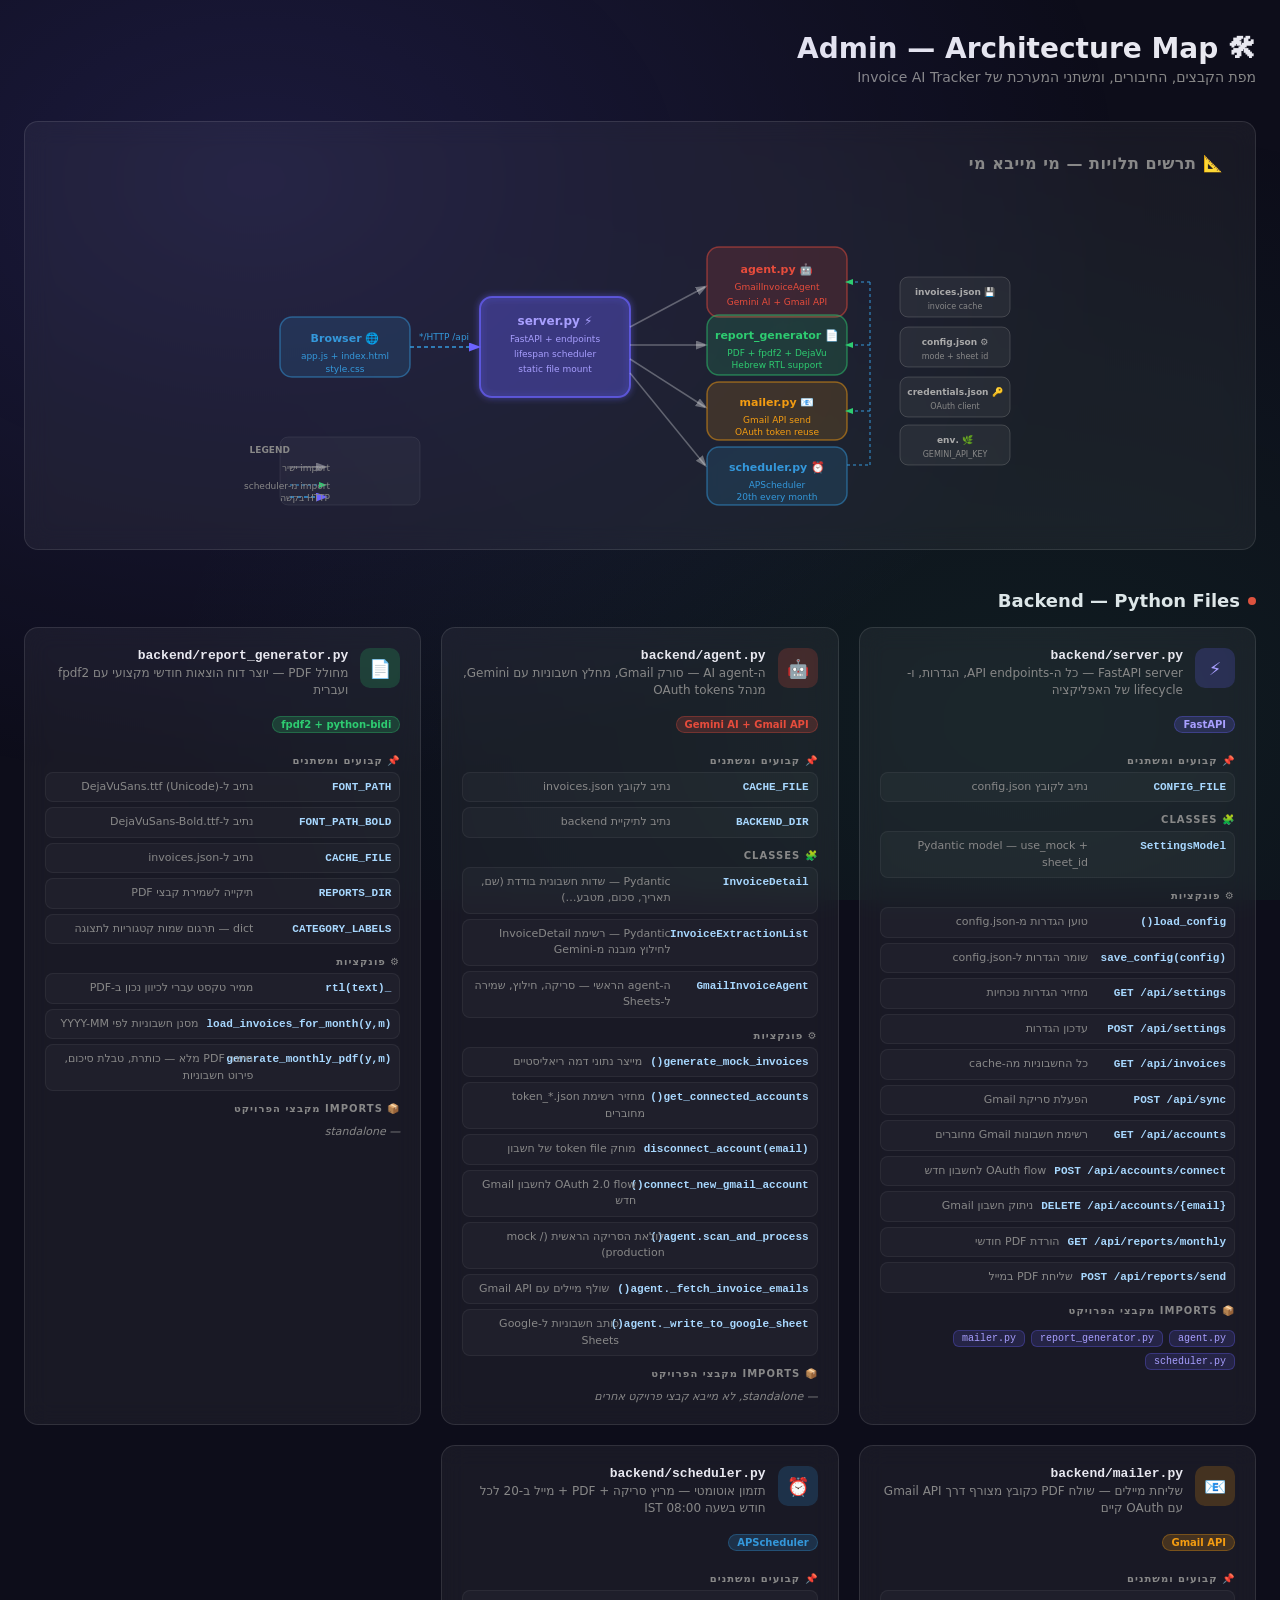
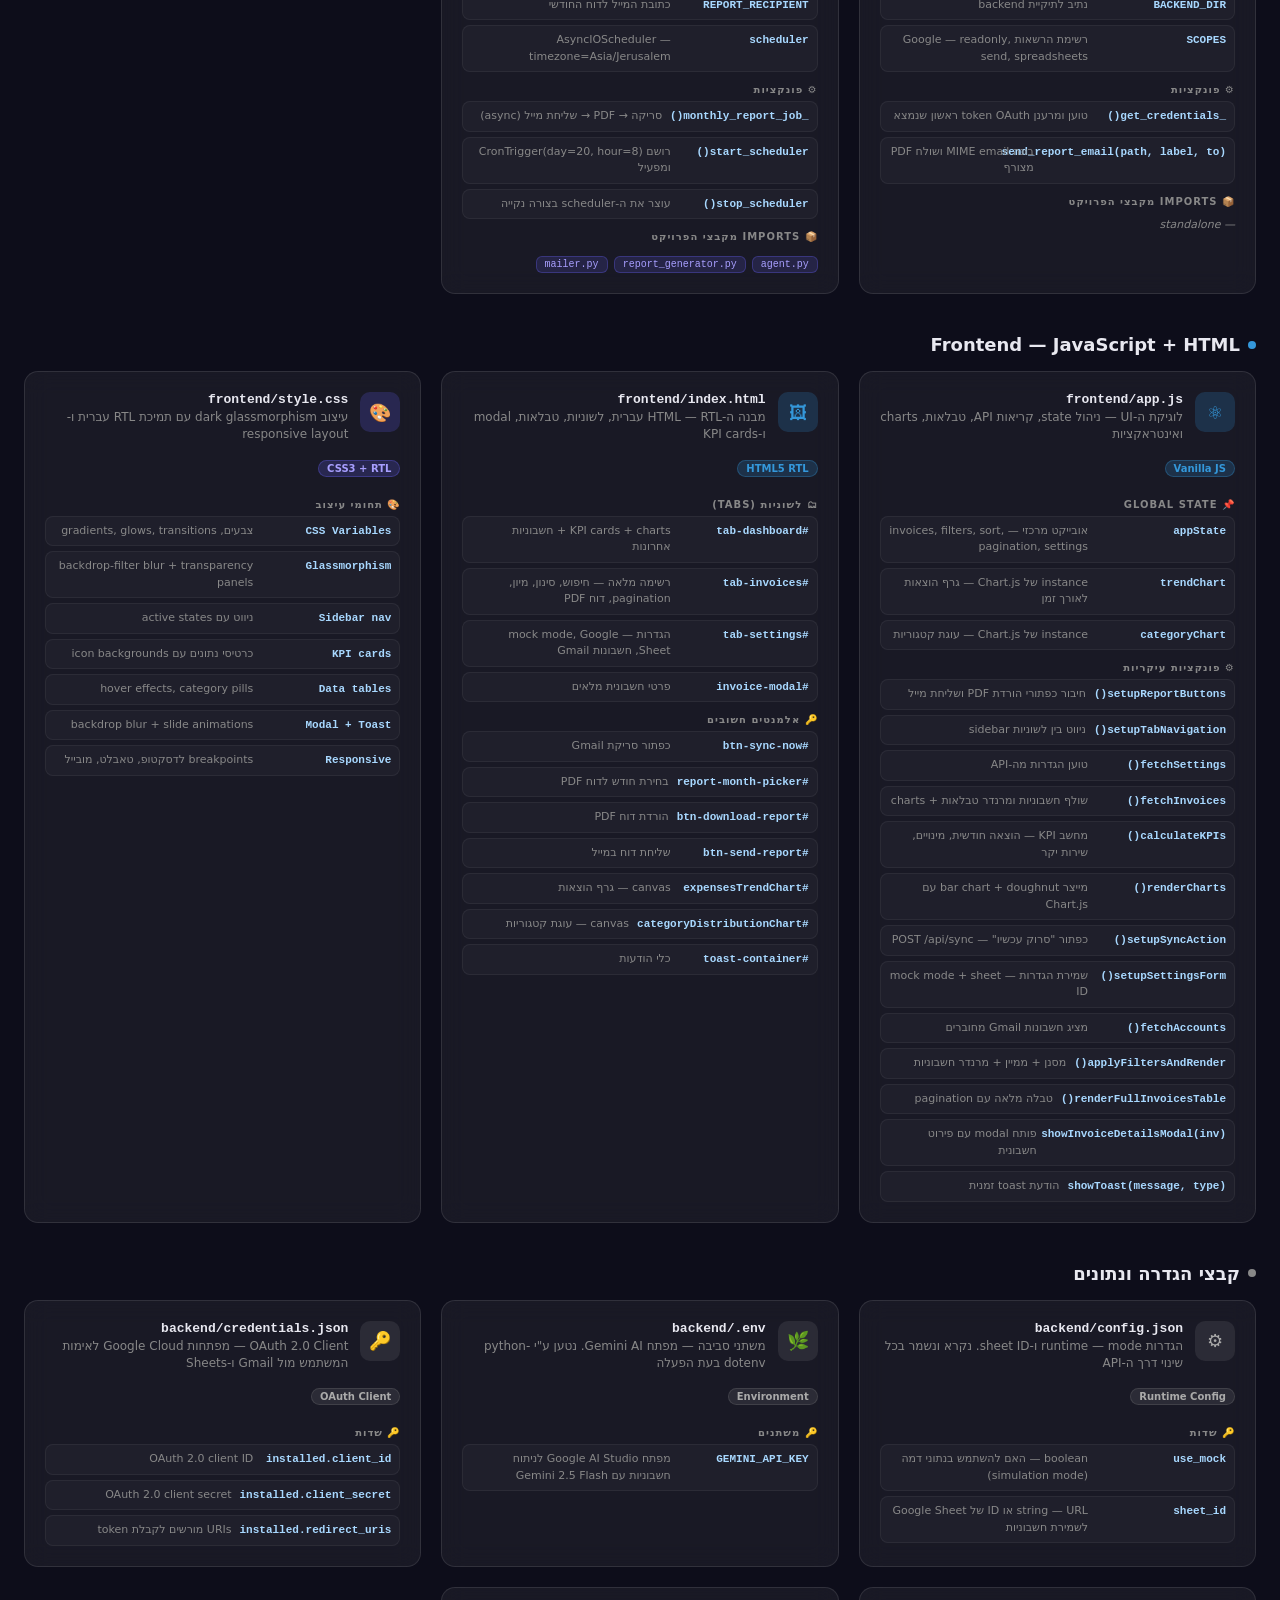
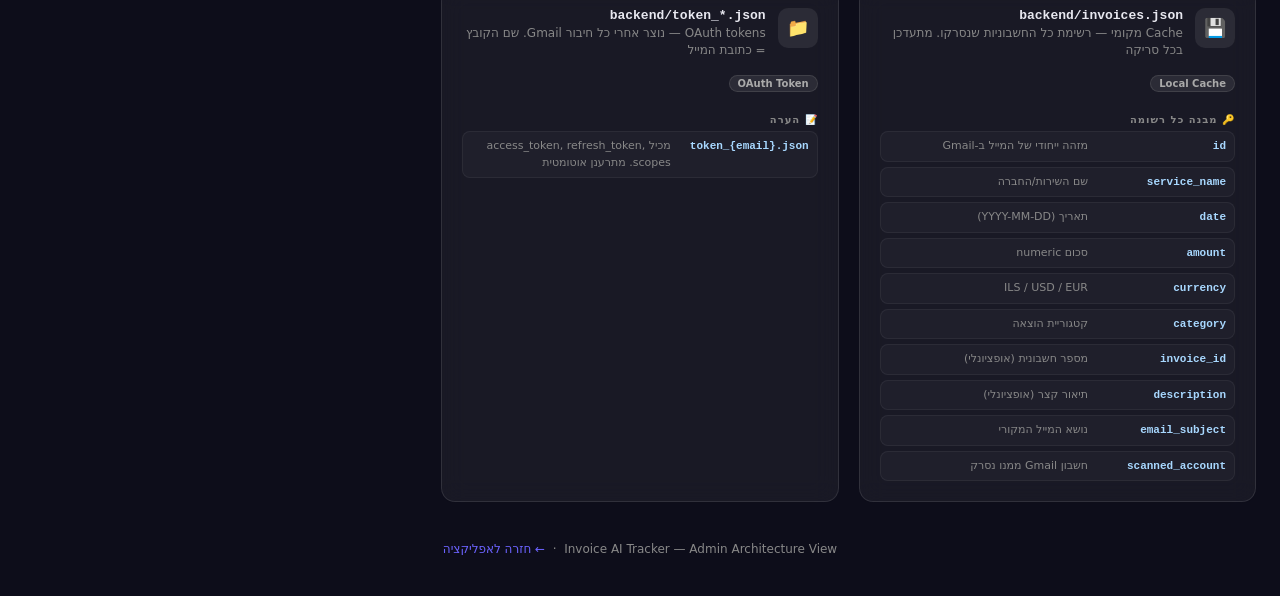
<file: frontend/admin.html>
<!DOCTYPE html>
<html lang="he" dir="rtl">
<head>
<meta charset="UTF-8">
<meta name="viewport" content="width=device-width, initial-scale=1.0">
<title>Admin — Invoice AI Architecture</title>
<style>
  :root {
    --bg: #0d0d1a;
    --surface: rgba(255,255,255,0.05);
    --border: rgba(255,255,255,0.1);
    --accent: #6c63ff;
    --accent2: #2ecc71;
    --accent3: #e74c3c;
    --accent4: #f39c12;
    --accent5: #3498db;
    --text: #e8e8f0;
    --muted: #888;
    --radius: 14px;
  }
  * { box-sizing: border-box; margin: 0; padding: 0; }
  body {
    background: var(--bg);
    color: var(--text);
    font-family: 'Segoe UI', system-ui, sans-serif;
    min-height: 100vh;
    padding: 32px 24px;
    direction: rtl;
  }
  body::before {
    content: '';
    position: fixed; inset: 0;
    background: radial-gradient(ellipse at 20% 20%, rgba(108,99,255,.15) 0%, transparent 60%),
                radial-gradient(ellipse at 80% 80%, rgba(46,204,113,.08) 0%, transparent 60%);
    pointer-events: none;
  }

  h1 { font-size: 28px; font-weight: 700; margin-bottom: 4px; }
  .subtitle { color: var(--muted); font-size: 14px; margin-bottom: 36px; }

  /* ── Architecture Diagram ── */
  .diagram-wrap {
    background: var(--surface);
    border: 1px solid var(--border);
    border-radius: var(--radius);
    padding: 32px;
    margin-bottom: 40px;
    backdrop-filter: blur(12px);
    overflow-x: auto;
  }
  .diagram-title { font-size: 16px; font-weight: 600; margin-bottom: 24px; color: var(--muted); letter-spacing: .5px; }
  svg.arch { display: block; margin: 0 auto; overflow: visible; }

  /* ── File Cards Grid ── */
  .section-title {
    font-size: 18px; font-weight: 700; margin-bottom: 16px;
    display: flex; align-items: center; gap: 8px;
  }
  .section-title .dot { width: 8px; height: 8px; border-radius: 50%; }
  .grid {
    display: grid;
    grid-template-columns: repeat(auto-fill, minmax(360px, 1fr));
    gap: 20px;
    margin-bottom: 40px;
  }
  .card {
    background: var(--surface);
    border: 1px solid var(--border);
    border-radius: var(--radius);
    padding: 20px;
    backdrop-filter: blur(12px);
    transition: border-color .2s, transform .2s;
  }
  .card:hover { border-color: rgba(255,255,255,.2); transform: translateY(-2px); }
  .card-header {
    display: flex; align-items: flex-start; gap: 12px; margin-bottom: 14px;
  }
  .file-icon {
    width: 40px; height: 40px; border-radius: 10px;
    display: flex; align-items: center; justify-content: center;
    font-size: 18px; flex-shrink: 0;
  }
  .card-meta { flex: 1; }
  .card-filename { font-size: 13px; font-weight: 700; font-family: monospace; margin-bottom: 2px; }
  .card-role { font-size: 12px; color: var(--muted); line-height: 1.4; }
  .badge {
    display: inline-block; font-size: 10px; font-weight: 600;
    padding: 2px 8px; border-radius: 20px; margin-bottom: 10px;
  }
  .section-label {
    font-size: 10px; font-weight: 700; color: var(--muted);
    text-transform: uppercase; letter-spacing: 1px;
    margin: 12px 0 6px;
  }
  .items { display: flex; flex-direction: column; gap: 5px; }
  .item {
    display: flex; align-items: flex-start; gap: 8px;
    font-size: 12px; line-height: 1.5;
    padding: 6px 8px; border-radius: 8px;
    background: rgba(255,255,255,.03);
    border: 1px solid rgba(255,255,255,.05);
  }
  .item-name {
    font-family: monospace; font-size: 11px; font-weight: 600;
    color: #a8d8ff; white-space: nowrap; min-width: 130px;
  }
  .item-desc { color: var(--muted); font-size: 11px; }
  .imports-wrap { margin-top: 14px; display: flex; flex-wrap: wrap; gap: 6px; }
  .import-tag {
    font-size: 10px; font-family: monospace; padding: 2px 8px;
    border-radius: 6px; background: rgba(108,99,255,.15);
    border: 1px solid rgba(108,99,255,.3); color: #a89fff;
  }
  .empty { color: var(--muted); font-size: 11px; font-style: italic; }

  /* colour themes per file */
  .theme-purple .file-icon { background: rgba(108,99,255,.2); color: #a89fff; }
  .theme-purple .badge { background: rgba(108,99,255,.2); color: #a89fff; border: 1px solid rgba(108,99,255,.3); }
  .theme-green  .file-icon { background: rgba(46,204,113,.2); color: #2ecc71; }
  .theme-green  .badge { background: rgba(46,204,113,.2); color: #2ecc71; border: 1px solid rgba(46,204,113,.3); }
  .theme-red    .file-icon { background: rgba(231,76,60,.2);  color: #e74c3c; }
  .theme-red    .badge { background: rgba(231,76,60,.2); color: #e74c3c; border: 1px solid rgba(231,76,60,.3); }
  .theme-yellow .file-icon { background: rgba(243,156,18,.2); color: #f39c12; }
  .theme-yellow .badge { background: rgba(243,156,18,.2); color: #f39c12; border: 1px solid rgba(243,156,18,.3); }
  .theme-blue   .file-icon { background: rgba(52,152,219,.2); color: #3498db; }
  .theme-blue   .badge { background: rgba(52,152,219,.2); color: #3498db; border: 1px solid rgba(52,152,219,.3); }
  .theme-gray   .file-icon { background: rgba(150,150,150,.15); color: #aaa; }
  .theme-gray   .badge { background: rgba(150,150,150,.15); color: #aaa; border: 1px solid rgba(150,150,150,.2); }
</style>
</head>
<body>

<h1>🛠 Admin — Architecture Map</h1>
<p class="subtitle">מפת הקבצים, החיבורים, ומשתני המערכת של Invoice AI Tracker</p>

<!-- ── Architecture Diagram ── -->
<div class="diagram-wrap">
  <div class="diagram-title">📐 תרשים תלויות — מי מייבא מי</div>
  <svg class="arch" width="760" height="320" viewBox="0 0 760 320">
    <defs>
      <marker id="arr" markerWidth="8" markerHeight="8" refX="6" refY="3" orient="auto">
        <path d="M0,0 L0,6 L8,3 z" fill="rgba(255,255,255,0.35)"/>
      </marker>
      <marker id="arr-b" markerWidth="8" markerHeight="8" refX="6" refY="3" orient="auto">
        <path d="M0,0 L0,6 L8,3 z" fill="#6c63ff"/>
      </marker>
      <marker id="arr-g" markerWidth="8" markerHeight="8" refX="6" refY="3" orient="auto">
        <path d="M0,0 L0,6 L8,3 z" fill="#2ecc71"/>
      </marker>
      <filter id="glow">
        <feGaussianBlur stdDeviation="3" result="blur"/>
        <feMerge><feMergeNode in="blur"/><feMergeNode in="SourceGraphic"/></feMerge>
      </filter>
    </defs>

    <!-- Browser (frontend) -->
    <rect x="20" y="120" width="130" height="60" rx="12"
          fill="rgba(52,152,219,.15)" stroke="rgba(52,152,219,.5)" stroke-width="1.5"/>
    <text x="85" y="145" text-anchor="middle" fill="#3498db" font-size="11" font-weight="700">🌐 Browser</text>
    <text x="85" y="162" text-anchor="middle" fill="#3498db" font-size="9">app.js + index.html</text>
    <text x="85" y="175" text-anchor="middle" fill="#3498db" font-size="9">style.css</text>

    <!-- Arrow: Browser → server.py (HTTP /api) -->
    <line x1="150" y1="150" x2="218" y2="150" stroke="#3498db" stroke-width="1.5"
          stroke-dasharray="4,3" marker-end="url(#arr-b)"/>
    <text x="184" y="143" text-anchor="middle" fill="#3498db" font-size="9">HTTP /api/*</text>

    <!-- server.py (center) -->
    <rect x="220" y="100" width="150" height="100" rx="12"
          fill="rgba(108,99,255,.2)" stroke="rgba(108,99,255,.7)" stroke-width="2" filter="url(#glow)"/>
    <text x="295" y="128" text-anchor="middle" fill="#a89fff" font-size="12" font-weight="700">⚡ server.py</text>
    <text x="295" y="145" text-anchor="middle" fill="#a89fff" font-size="9">FastAPI + endpoints</text>
    <text x="295" y="160" text-anchor="middle" fill="#a89fff" font-size="9">lifespan scheduler</text>
    <text x="295" y="175" text-anchor="middle" fill="#a89fff" font-size="9">static file mount</text>

    <!-- Arrow: server → agent -->
    <line x1="370" y1="130" x2="445" y2="90" stroke="rgba(255,255,255,.3)" stroke-width="1.5" marker-end="url(#arr)"/>

    <!-- Arrow: server → report_generator -->
    <line x1="370" y1="148" x2="445" y2="148" stroke="rgba(255,255,255,.3)" stroke-width="1.5" marker-end="url(#arr)"/>

    <!-- Arrow: server → mailer -->
    <line x1="370" y1="162" x2="445" y2="210" stroke="rgba(255,255,255,.3)" stroke-width="1.5" marker-end="url(#arr)"/>

    <!-- Arrow: server → scheduler -->
    <line x1="370" y1="176" x2="445" y2="268" stroke="rgba(255,255,255,.3)" stroke-width="1.5" marker-end="url(#arr)"/>

    <!-- agent.py -->
    <rect x="447" y="50" width="140" height="70" rx="12"
          fill="rgba(231,76,60,.15)" stroke="rgba(231,76,60,.5)" stroke-width="1.5"/>
    <text x="517" y="76" text-anchor="middle" fill="#e74c3c" font-size="11" font-weight="700">🤖 agent.py</text>
    <text x="517" y="93" text-anchor="middle" fill="#e74c3c" font-size="9">GmailInvoiceAgent</text>
    <text x="517" y="108" text-anchor="middle" fill="#e74c3c" font-size="9">Gemini AI + Gmail API</text>

    <!-- report_generator.py -->
    <rect x="447" y="118" width="140" height="60" rx="12"
          fill="rgba(46,204,113,.15)" stroke="rgba(46,204,113,.5)" stroke-width="1.5"/>
    <text x="517" y="142" text-anchor="middle" fill="#2ecc71" font-size="11" font-weight="700">📄 report_generator</text>
    <text x="517" y="159" text-anchor="middle" fill="#2ecc71" font-size="9">PDF + fpdf2 + DejaVu</text>
    <text x="517" y="171" text-anchor="middle" fill="#2ecc71" font-size="9">Hebrew RTL support</text>

    <!-- mailer.py -->
    <rect x="447" y="185" width="140" height="58" rx="12"
          fill="rgba(243,156,18,.15)" stroke="rgba(243,156,18,.5)" stroke-width="1.5"/>
    <text x="517" y="209" text-anchor="middle" fill="#f39c12" font-size="11" font-weight="700">📧 mailer.py</text>
    <text x="517" y="226" text-anchor="middle" fill="#f39c12" font-size="9">Gmail API send</text>
    <text x="517" y="238" text-anchor="middle" fill="#f39c12" font-size="9">OAuth token reuse</text>

    <!-- scheduler.py -->
    <rect x="447" y="250" width="140" height="58" rx="12"
          fill="rgba(52,152,219,.15)" stroke="rgba(52,152,219,.5)" stroke-width="1.5"/>
    <text x="517" y="274" text-anchor="middle" fill="#3498db" font-size="11" font-weight="700">⏰ scheduler.py</text>
    <text x="517" y="291" text-anchor="middle" fill="#3498db" font-size="9">APScheduler</text>
    <text x="517" y="303" text-anchor="middle" fill="#3498db" font-size="9">20th every month</text>

    <!-- scheduler imports agent/report/mailer (dashed) -->
    <line x1="587" y1="268" x2="610" y2="268" stroke="#3498db" stroke-width="1"
          stroke-dasharray="3,3"/>
    <line x1="610" y1="268" x2="610" y2="85" stroke="#3498db" stroke-width="1"
          stroke-dasharray="3,3"/>
    <line x1="610" y1="85" x2="587" y2="85" stroke="#3498db" stroke-width="1"
          stroke-dasharray="3,3" marker-end="url(#arr-g)"/>
    <line x1="610" y1="148" x2="587" y2="148" stroke="#3498db" stroke-width="1"
          stroke-dasharray="3,3" marker-end="url(#arr-g)"/>
    <line x1="610" y1="214" x2="587" y2="214" stroke="#3498db" stroke-width="1"
          stroke-dasharray="3,3" marker-end="url(#arr-g)"/>

    <!-- Data stores -->
    <rect x="640" y="80" width="110" height="40" rx="8"
          fill="rgba(150,150,150,.1)" stroke="rgba(150,150,150,.3)" stroke-width="1"/>
    <text x="695" y="98" text-anchor="middle" fill="#aaa" font-size="9" font-weight="600">💾 invoices.json</text>
    <text x="695" y="112" text-anchor="middle" fill="#888" font-size="8">invoice cache</text>

    <rect x="640" y="130" width="110" height="40" rx="8"
          fill="rgba(150,150,150,.1)" stroke="rgba(150,150,150,.3)" stroke-width="1"/>
    <text x="695" y="148" text-anchor="middle" fill="#aaa" font-size="9" font-weight="600">⚙️ config.json</text>
    <text x="695" y="162" text-anchor="middle" fill="#888" font-size="8">mode + sheet id</text>

    <rect x="640" y="180" width="110" height="40" rx="8"
          fill="rgba(150,150,150,.1)" stroke="rgba(150,150,150,.3)" stroke-width="1"/>
    <text x="695" y="198" text-anchor="middle" fill="#aaa" font-size="9" font-weight="600">🔑 credentials.json</text>
    <text x="695" y="212" text-anchor="middle" fill="#888" font-size="8">OAuth client</text>

    <rect x="640" y="228" width="110" height="40" rx="8"
          fill="rgba(150,150,150,.1)" stroke="rgba(150,150,150,.3)" stroke-width="1"/>
    <text x="695" y="246" text-anchor="middle" fill="#aaa" font-size="9" font-weight="600">🌿 .env</text>
    <text x="695" y="260" text-anchor="middle" fill="#888" font-size="8">GEMINI_API_KEY</text>

    <!-- Legend -->
    <rect x="20" y="240" width="140" height="68" rx="8"
          fill="rgba(255,255,255,.03)" stroke="rgba(255,255,255,.07)" stroke-width="1"/>
    <text x="30" y="256" fill="#888" font-size="9" font-weight="700">LEGEND</text>
    <line x1="30" y1="270" x2="65" y2="270" stroke="rgba(255,255,255,.35)" stroke-width="1.5" marker-end="url(#arr)"/>
    <text x="70" y="274" fill="#888" font-size="9">import ישיר</text>
    <line x1="30" y1="288" x2="65" y2="288" stroke="#3498db" stroke-width="1" stroke-dasharray="3,3" marker-end="url(#arr-g)"/>
    <text x="70" y="292" fill="#888" font-size="9">import מ-scheduler</text>
    <line x1="30" y1="300" x2="65" y2="300" stroke="#3498db" stroke-width="1.5" stroke-dasharray="4,3" marker-end="url(#arr-b)"/>
    <text x="70" y="304" fill="#888" font-size="9">HTTP בקשה</text>
  </svg>
</div>

<!-- ── Backend Files ── -->
<div class="section-title">
  <span class="dot" style="background:#e74c3c"></span>
  Backend — Python Files
</div>

<div class="grid">

  <!-- server.py -->
  <div class="card theme-purple">
    <div class="card-header">
      <div class="file-icon">⚡</div>
      <div class="card-meta">
        <div class="card-filename">backend/server.py</div>
        <div class="card-role">FastAPI server — כל ה-API endpoints, הגדרות, ו-lifecycle של האפליקציה</div>
      </div>
    </div>
    <span class="badge">FastAPI</span>

    <div class="section-label">📌 קבועים ומשתנים</div>
    <div class="items">
      <div class="item"><span class="item-name">CONFIG_FILE</span><span class="item-desc">נתיב לקובץ config.json</span></div>
    </div>

    <div class="section-label">🧩 Classes</div>
    <div class="items">
      <div class="item"><span class="item-name">SettingsModel</span><span class="item-desc">Pydantic model — use_mock + sheet_id</span></div>
    </div>

    <div class="section-label">⚙️ פונקציות</div>
    <div class="items">
      <div class="item"><span class="item-name">load_config()</span><span class="item-desc">טוען הגדרות מ-config.json</span></div>
      <div class="item"><span class="item-name">save_config(config)</span><span class="item-desc">שומר הגדרות ל-config.json</span></div>
      <div class="item"><span class="item-name">GET /api/settings</span><span class="item-desc">מחזיר הגדרות נוכחיות</span></div>
      <div class="item"><span class="item-name">POST /api/settings</span><span class="item-desc">עדכון הגדרות</span></div>
      <div class="item"><span class="item-name">GET /api/invoices</span><span class="item-desc">כל החשבוניות מה-cache</span></div>
      <div class="item"><span class="item-name">POST /api/sync</span><span class="item-desc">הפעלת סריקת Gmail</span></div>
      <div class="item"><span class="item-name">GET /api/accounts</span><span class="item-desc">רשימת חשבונות Gmail מחוברים</span></div>
      <div class="item"><span class="item-name">POST /api/accounts/connect</span><span class="item-desc">OAuth flow לחשבון חדש</span></div>
      <div class="item"><span class="item-name">DELETE /api/accounts/{email}</span><span class="item-desc">ניתוק חשבון Gmail</span></div>
      <div class="item"><span class="item-name">GET /api/reports/monthly</span><span class="item-desc">הורדת PDF חודשי</span></div>
      <div class="item"><span class="item-name">POST /api/reports/send</span><span class="item-desc">שליחת PDF במייל</span></div>
    </div>

    <div class="section-label">📦 Imports מקבצי הפרויקט</div>
    <div class="imports-wrap">
      <span class="import-tag">agent.py</span>
      <span class="import-tag">report_generator.py</span>
      <span class="import-tag">mailer.py</span>
      <span class="import-tag">scheduler.py</span>
    </div>
  </div>

  <!-- agent.py -->
  <div class="card theme-red">
    <div class="card-header">
      <div class="file-icon">🤖</div>
      <div class="card-meta">
        <div class="card-filename">backend/agent.py</div>
        <div class="card-role">ה-AI agent — סורק Gmail, מחלץ חשבוניות עם Gemini, מנהל OAuth tokens</div>
      </div>
    </div>
    <span class="badge">Gemini AI + Gmail API</span>

    <div class="section-label">📌 קבועים ומשתנים</div>
    <div class="items">
      <div class="item"><span class="item-name">CACHE_FILE</span><span class="item-desc">נתיב לקובץ invoices.json</span></div>
      <div class="item"><span class="item-name">BACKEND_DIR</span><span class="item-desc">נתיב לתיקיית backend</span></div>
    </div>

    <div class="section-label">🧩 Classes</div>
    <div class="items">
      <div class="item"><span class="item-name">InvoiceDetail</span><span class="item-desc">Pydantic — שדות חשבונית בודדת (שם, תאריך, סכום, מטבע…)</span></div>
      <div class="item"><span class="item-name">InvoiceExtractionList</span><span class="item-desc">Pydantic — רשימת InvoiceDetail לחילוץ מובנה מ-Gemini</span></div>
      <div class="item"><span class="item-name">GmailInvoiceAgent</span><span class="item-desc">ה-agent הראשי — סריקה, חילוץ, שמירה ל-Sheets</span></div>
    </div>

    <div class="section-label">⚙️ פונקציות</div>
    <div class="items">
      <div class="item"><span class="item-name">generate_mock_invoices()</span><span class="item-desc">מייצר נתוני דמה ריאליסטיים</span></div>
      <div class="item"><span class="item-name">get_connected_accounts()</span><span class="item-desc">מחזיר רשימת token_*.json מחוברים</span></div>
      <div class="item"><span class="item-name">disconnect_account(email)</span><span class="item-desc">מוחק token file של חשבון</span></div>
      <div class="item"><span class="item-name">connect_new_gmail_account()</span><span class="item-desc">OAuth 2.0 flow לחשבון Gmail חדש</span></div>
      <div class="item"><span class="item-name">agent.scan_and_process()</span><span class="item-desc">לולאת הסריקה הראשית (mock / production)</span></div>
      <div class="item"><span class="item-name">agent._fetch_invoice_emails()</span><span class="item-desc">שולף מיילים עם Gmail API</span></div>
      <div class="item"><span class="item-name">agent._write_to_google_sheet()</span><span class="item-desc">כותב חשבוניות ל-Google Sheets</span></div>
    </div>

    <div class="section-label">📦 Imports מקבצי הפרויקט</div>
    <span class="empty">— standalone, לא מייבא קבצי פרויקט אחרים</span>
  </div>

  <!-- report_generator.py -->
  <div class="card theme-green">
    <div class="card-header">
      <div class="file-icon">📄</div>
      <div class="card-meta">
        <div class="card-filename">backend/report_generator.py</div>
        <div class="card-role">מחולל PDF — יוצר דוח הוצאות חודשי מקצועי עם fpdf2 ועברית</div>
      </div>
    </div>
    <span class="badge">fpdf2 + python-bidi</span>

    <div class="section-label">📌 קבועים ומשתנים</div>
    <div class="items">
      <div class="item"><span class="item-name">FONT_PATH</span><span class="item-desc">נתיב ל-DejaVuSans.ttf (Unicode)</span></div>
      <div class="item"><span class="item-name">FONT_PATH_BOLD</span><span class="item-desc">נתיב ל-DejaVuSans-Bold.ttf</span></div>
      <div class="item"><span class="item-name">CACHE_FILE</span><span class="item-desc">נתיב ל-invoices.json</span></div>
      <div class="item"><span class="item-name">REPORTS_DIR</span><span class="item-desc">תיקייה לשמירת קבצי PDF</span></div>
      <div class="item"><span class="item-name">CATEGORY_LABELS</span><span class="item-desc">dict — תרגום שמות קטגוריות לתצוגה</span></div>
    </div>

    <div class="section-label">⚙️ פונקציות</div>
    <div class="items">
      <div class="item"><span class="item-name">_rtl(text)</span><span class="item-desc">ממיר טקסט עברי לכיוון נכון ב-PDF</span></div>
      <div class="item"><span class="item-name">load_invoices_for_month(y,m)</span><span class="item-desc">מסנן חשבוניות לפי YYYY-MM</span></div>
      <div class="item"><span class="item-name">generate_monthly_pdf(y,m)</span><span class="item-desc">מייצר PDF מלא — כותרת, טבלת סיכום, פירוט חשבוניות</span></div>
    </div>

    <div class="section-label">📦 Imports מקבצי הפרויקט</div>
    <span class="empty">— standalone</span>
  </div>

  <!-- mailer.py -->
  <div class="card theme-yellow">
    <div class="card-header">
      <div class="file-icon">📧</div>
      <div class="card-meta">
        <div class="card-filename">backend/mailer.py</div>
        <div class="card-role">שליחת מיילים — שולח PDF כקובץ מצורף דרך Gmail API עם OAuth קיים</div>
      </div>
    </div>
    <span class="badge">Gmail API</span>

    <div class="section-label">📌 קבועים ומשתנים</div>
    <div class="items">
      <div class="item"><span class="item-name">BACKEND_DIR</span><span class="item-desc">נתיב לתיקיית backend</span></div>
      <div class="item"><span class="item-name">SCOPES</span><span class="item-desc">רשימת הרשאות Google — readonly, send, spreadsheets</span></div>
    </div>

    <div class="section-label">⚙️ פונקציות</div>
    <div class="items">
      <div class="item"><span class="item-name">_get_credentials()</span><span class="item-desc">טוען ומרענן token OAuth ראשון שנמצא</span></div>
      <div class="item"><span class="item-name">send_report_email(path, label, to)</span><span class="item-desc">בונה MIME email ושולח PDF מצורף</span></div>
    </div>

    <div class="section-label">📦 Imports מקבצי הפרויקט</div>
    <span class="empty">— standalone</span>
  </div>

  <!-- scheduler.py -->
  <div class="card theme-blue">
    <div class="card-header">
      <div class="file-icon">⏰</div>
      <div class="card-meta">
        <div class="card-filename">backend/scheduler.py</div>
        <div class="card-role">תזמון אוטומטי — מריץ סריקה + PDF + מייל ב-20 לכל חודש בשעה 08:00 IST</div>
      </div>
    </div>
    <span class="badge">APScheduler</span>

    <div class="section-label">📌 קבועים ומשתנים</div>
    <div class="items">
      <div class="item"><span class="item-name">REPORT_RECIPIENT</span><span class="item-desc">כתובת המייל לדוח החודשי</span></div>
      <div class="item"><span class="item-name">scheduler</span><span class="item-desc">AsyncIOScheduler — timezone=Asia/Jerusalem</span></div>
    </div>

    <div class="section-label">⚙️ פונקציות</div>
    <div class="items">
      <div class="item"><span class="item-name">_monthly_report_job()</span><span class="item-desc">סריקה → PDF → שליחת מייל (async)</span></div>
      <div class="item"><span class="item-name">start_scheduler()</span><span class="item-desc">רושם CronTrigger(day=20, hour=8) ומפעיל</span></div>
      <div class="item"><span class="item-name">stop_scheduler()</span><span class="item-desc">עוצר את ה-scheduler בצורה נקייה</span></div>
    </div>

    <div class="section-label">📦 Imports מקבצי הפרויקט</div>
    <div class="imports-wrap">
      <span class="import-tag">agent.py</span>
      <span class="import-tag">report_generator.py</span>
      <span class="import-tag">mailer.py</span>
    </div>
  </div>

</div>

<!-- ── Frontend Files ── -->
<div class="section-title">
  <span class="dot" style="background:#3498db"></span>
  Frontend — JavaScript + HTML
</div>

<div class="grid">

  <!-- app.js -->
  <div class="card theme-blue">
    <div class="card-header">
      <div class="file-icon">⚛️</div>
      <div class="card-meta">
        <div class="card-filename">frontend/app.js</div>
        <div class="card-role">לוגיקת ה-UI — ניהול state, קריאות API, טבלאות, charts ואינטראקציות</div>
      </div>
    </div>
    <span class="badge">Vanilla JS</span>

    <div class="section-label">📌 Global State</div>
    <div class="items">
      <div class="item"><span class="item-name">appState</span><span class="item-desc">אובייקט מרכזי — invoices, filters, sort, pagination, settings</span></div>
      <div class="item"><span class="item-name">trendChart</span><span class="item-desc">instance של Chart.js — גרף הוצאות לאורך זמן</span></div>
      <div class="item"><span class="item-name">categoryChart</span><span class="item-desc">instance של Chart.js — עוגת קטגוריות</span></div>
    </div>

    <div class="section-label">⚙️ פונקציות עיקריות</div>
    <div class="items">
      <div class="item"><span class="item-name">setupReportButtons()</span><span class="item-desc">חיבור כפתורי הורדת PDF ושליחת מייל</span></div>
      <div class="item"><span class="item-name">setupTabNavigation()</span><span class="item-desc">ניווט בין לשוניות sidebar</span></div>
      <div class="item"><span class="item-name">fetchSettings()</span><span class="item-desc">טוען הגדרות מה-API</span></div>
      <div class="item"><span class="item-name">fetchInvoices()</span><span class="item-desc">שולף חשבוניות ומרנדר טבלאות + charts</span></div>
      <div class="item"><span class="item-name">calculateKPIs()</span><span class="item-desc">מחשב KPI — הוצאה חודשית, מינויים, שירות יקר</span></div>
      <div class="item"><span class="item-name">renderCharts()</span><span class="item-desc">מייצר bar chart + doughnut עם Chart.js</span></div>
      <div class="item"><span class="item-name">setupSyncAction()</span><span class="item-desc">כפתור "סרוק עכשיו" — POST /api/sync</span></div>
      <div class="item"><span class="item-name">setupSettingsForm()</span><span class="item-desc">שמירת הגדרות — mock mode + sheet ID</span></div>
      <div class="item"><span class="item-name">fetchAccounts()</span><span class="item-desc">מציג חשבונות Gmail מחוברים</span></div>
      <div class="item"><span class="item-name">applyFiltersAndRender()</span><span class="item-desc">מסנן + ממיין + מרנדר חשבוניות</span></div>
      <div class="item"><span class="item-name">renderFullInvoicesTable()</span><span class="item-desc">טבלה מלאה עם pagination</span></div>
      <div class="item"><span class="item-name">showInvoiceDetailsModal(inv)</span><span class="item-desc">פותח modal עם פירוט חשבונית</span></div>
      <div class="item"><span class="item-name">showToast(message, type)</span><span class="item-desc">הודעת toast זמנית</span></div>
    </div>
  </div>

  <!-- index.html -->
  <div class="card theme-blue">
    <div class="card-header">
      <div class="file-icon">🖼</div>
      <div class="card-meta">
        <div class="card-filename">frontend/index.html</div>
        <div class="card-role">מבנה ה-HTML — RTL עברית, לשוניות, טבלאות, modal ו-KPI cards</div>
      </div>
    </div>
    <span class="badge">HTML5 RTL</span>

    <div class="section-label">🗂 לשוניות (tabs)</div>
    <div class="items">
      <div class="item"><span class="item-name">#tab-dashboard</span><span class="item-desc">KPI cards + charts + חשבוניות אחרונות</span></div>
      <div class="item"><span class="item-name">#tab-invoices</span><span class="item-desc">רשימה מלאה — חיפוש, סינון, מיון, pagination, דוח PDF</span></div>
      <div class="item"><span class="item-name">#tab-settings</span><span class="item-desc">הגדרות — mock mode, Google Sheet, חשבונות Gmail</span></div>
      <div class="item"><span class="item-name">#invoice-modal</span><span class="item-desc">פרטי חשבונית מלאים</span></div>
    </div>

    <div class="section-label">🔑 אלמנטים חשובים</div>
    <div class="items">
      <div class="item"><span class="item-name">#btn-sync-now</span><span class="item-desc">כפתור סריקת Gmail</span></div>
      <div class="item"><span class="item-name">#report-month-picker</span><span class="item-desc">בחירת חודש לדוח PDF</span></div>
      <div class="item"><span class="item-name">#btn-download-report</span><span class="item-desc">הורדת דוח PDF</span></div>
      <div class="item"><span class="item-name">#btn-send-report</span><span class="item-desc">שליחת דוח במייל</span></div>
      <div class="item"><span class="item-name">#expensesTrendChart</span><span class="item-desc">canvas — גרף הוצאות</span></div>
      <div class="item"><span class="item-name">#categoryDistributionChart</span><span class="item-desc">canvas — עוגת קטגוריות</span></div>
      <div class="item"><span class="item-name">#toast-container</span><span class="item-desc">כלי הודעות</span></div>
    </div>
  </div>

  <!-- style.css -->
  <div class="card theme-purple">
    <div class="card-header">
      <div class="file-icon">🎨</div>
      <div class="card-meta">
        <div class="card-filename">frontend/style.css</div>
        <div class="card-role">עיצוב dark glassmorphism עם תמיכת RTL עברית ו-responsive layout</div>
      </div>
    </div>
    <span class="badge">CSS3 + RTL</span>

    <div class="section-label">🎨 תחומי עיצוב</div>
    <div class="items">
      <div class="item"><span class="item-name">CSS Variables</span><span class="item-desc">צבעים, gradients, glows, transitions</span></div>
      <div class="item"><span class="item-name">Glassmorphism</span><span class="item-desc">backdrop-filter blur + transparency panels</span></div>
      <div class="item"><span class="item-name">Sidebar nav</span><span class="item-desc">ניווט עם active states</span></div>
      <div class="item"><span class="item-name">KPI cards</span><span class="item-desc">כרטיסי נתונים עם icon backgrounds</span></div>
      <div class="item"><span class="item-name">Data tables</span><span class="item-desc">hover effects, category pills</span></div>
      <div class="item"><span class="item-name">Modal + Toast</span><span class="item-desc">backdrop blur + slide animations</span></div>
      <div class="item"><span class="item-name">Responsive</span><span class="item-desc">breakpoints לדסקטופ, טאבלט, מובייל</span></div>
    </div>
  </div>

</div>

<!-- ── Config Files ── -->
<div class="section-title">
  <span class="dot" style="background:#888"></span>
  קבצי הגדרה ונתונים
</div>

<div class="grid">

  <div class="card theme-gray">
    <div class="card-header">
      <div class="file-icon">⚙️</div>
      <div class="card-meta">
        <div class="card-filename">backend/config.json</div>
        <div class="card-role">הגדרות runtime — mode ו-sheet ID. נקרא ונשמר בכל שינוי דרך ה-API</div>
      </div>
    </div>
    <span class="badge">Runtime Config</span>
    <div class="section-label">🔑 שדות</div>
    <div class="items">
      <div class="item"><span class="item-name">use_mock</span><span class="item-desc">boolean — האם להשתמש בנתוני דמה (simulation mode)</span></div>
      <div class="item"><span class="item-name">sheet_id</span><span class="item-desc">string — URL או ID של Google Sheet לשמירת חשבוניות</span></div>
    </div>
  </div>

  <div class="card theme-gray">
    <div class="card-header">
      <div class="file-icon">🌿</div>
      <div class="card-meta">
        <div class="card-filename">backend/.env</div>
        <div class="card-role">משתני סביבה — מפתח Gemini AI. נטען ע"י python-dotenv בעת הפעלה</div>
      </div>
    </div>
    <span class="badge">Environment</span>
    <div class="section-label">🔑 משתנים</div>
    <div class="items">
      <div class="item"><span class="item-name">GEMINI_API_KEY</span><span class="item-desc">מפתח Google AI Studio לניתוח חשבוניות עם Gemini 2.5 Flash</span></div>
    </div>
  </div>

  <div class="card theme-gray">
    <div class="card-header">
      <div class="file-icon">🔑</div>
      <div class="card-meta">
        <div class="card-filename">backend/credentials.json</div>
        <div class="card-role">OAuth 2.0 Client — מפתחות Google Cloud לאימות המשתמש מול Gmail ו-Sheets</div>
      </div>
    </div>
    <span class="badge">OAuth Client</span>
    <div class="section-label">🔑 שדות</div>
    <div class="items">
      <div class="item"><span class="item-name">installed.client_id</span><span class="item-desc">OAuth 2.0 client ID</span></div>
      <div class="item"><span class="item-name">installed.client_secret</span><span class="item-desc">OAuth 2.0 client secret</span></div>
      <div class="item"><span class="item-name">installed.redirect_uris</span><span class="item-desc">URIs מורשים לקבלת token</span></div>
    </div>
  </div>

  <div class="card theme-gray">
    <div class="card-header">
      <div class="file-icon">💾</div>
      <div class="card-meta">
        <div class="card-filename">backend/invoices.json</div>
        <div class="card-role">Cache מקומי — רשימת כל החשבוניות שנסרקו. מתעדכן בכל סריקה</div>
      </div>
    </div>
    <span class="badge">Local Cache</span>
    <div class="section-label">🔑 מבנה כל רשומה</div>
    <div class="items">
      <div class="item"><span class="item-name">id</span><span class="item-desc">מזהה ייחודי של המייל ב-Gmail</span></div>
      <div class="item"><span class="item-name">service_name</span><span class="item-desc">שם השירות/החברה</span></div>
      <div class="item"><span class="item-name">date</span><span class="item-desc">תאריך (YYYY-MM-DD)</span></div>
      <div class="item"><span class="item-name">amount</span><span class="item-desc">סכום numeric</span></div>
      <div class="item"><span class="item-name">currency</span><span class="item-desc">ILS / USD / EUR</span></div>
      <div class="item"><span class="item-name">category</span><span class="item-desc">קטגוריית הוצאה</span></div>
      <div class="item"><span class="item-name">invoice_id</span><span class="item-desc">מספר חשבונית (אופציונלי)</span></div>
      <div class="item"><span class="item-name">description</span><span class="item-desc">תיאור קצר (אופציונלי)</span></div>
      <div class="item"><span class="item-name">email_subject</span><span class="item-desc">נושא המייל המקורי</span></div>
      <div class="item"><span class="item-name">scanned_account</span><span class="item-desc">חשבון Gmail ממנו נסרק</span></div>
    </div>
  </div>

  <div class="card theme-gray">
    <div class="card-header">
      <div class="file-icon">📁</div>
      <div class="card-meta">
        <div class="card-filename">backend/token_*.json</div>
        <div class="card-role">OAuth tokens — נוצר אחרי כל חיבור Gmail. שם הקובץ = כתובת המייל</div>
      </div>
    </div>
    <span class="badge">OAuth Token</span>
    <div class="section-label">📝 הערה</div>
    <div class="items">
      <div class="item"><span class="item-name">token_{email}.json</span><span class="item-desc">מכיל access_token, refresh_token, scopes. מתרענן אוטומטית</span></div>
    </div>
  </div>

</div>

<p style="text-align:center; color: var(--muted); font-size: 12px; margin-top: 24px; margin-bottom: 8px;">
  Invoice AI Tracker — Admin Architecture View &nbsp;·&nbsp; <a href="/" style="color: var(--accent); text-decoration: none;">← חזרה לאפליקציה</a>
</p>

</body>
</html>
</file>
